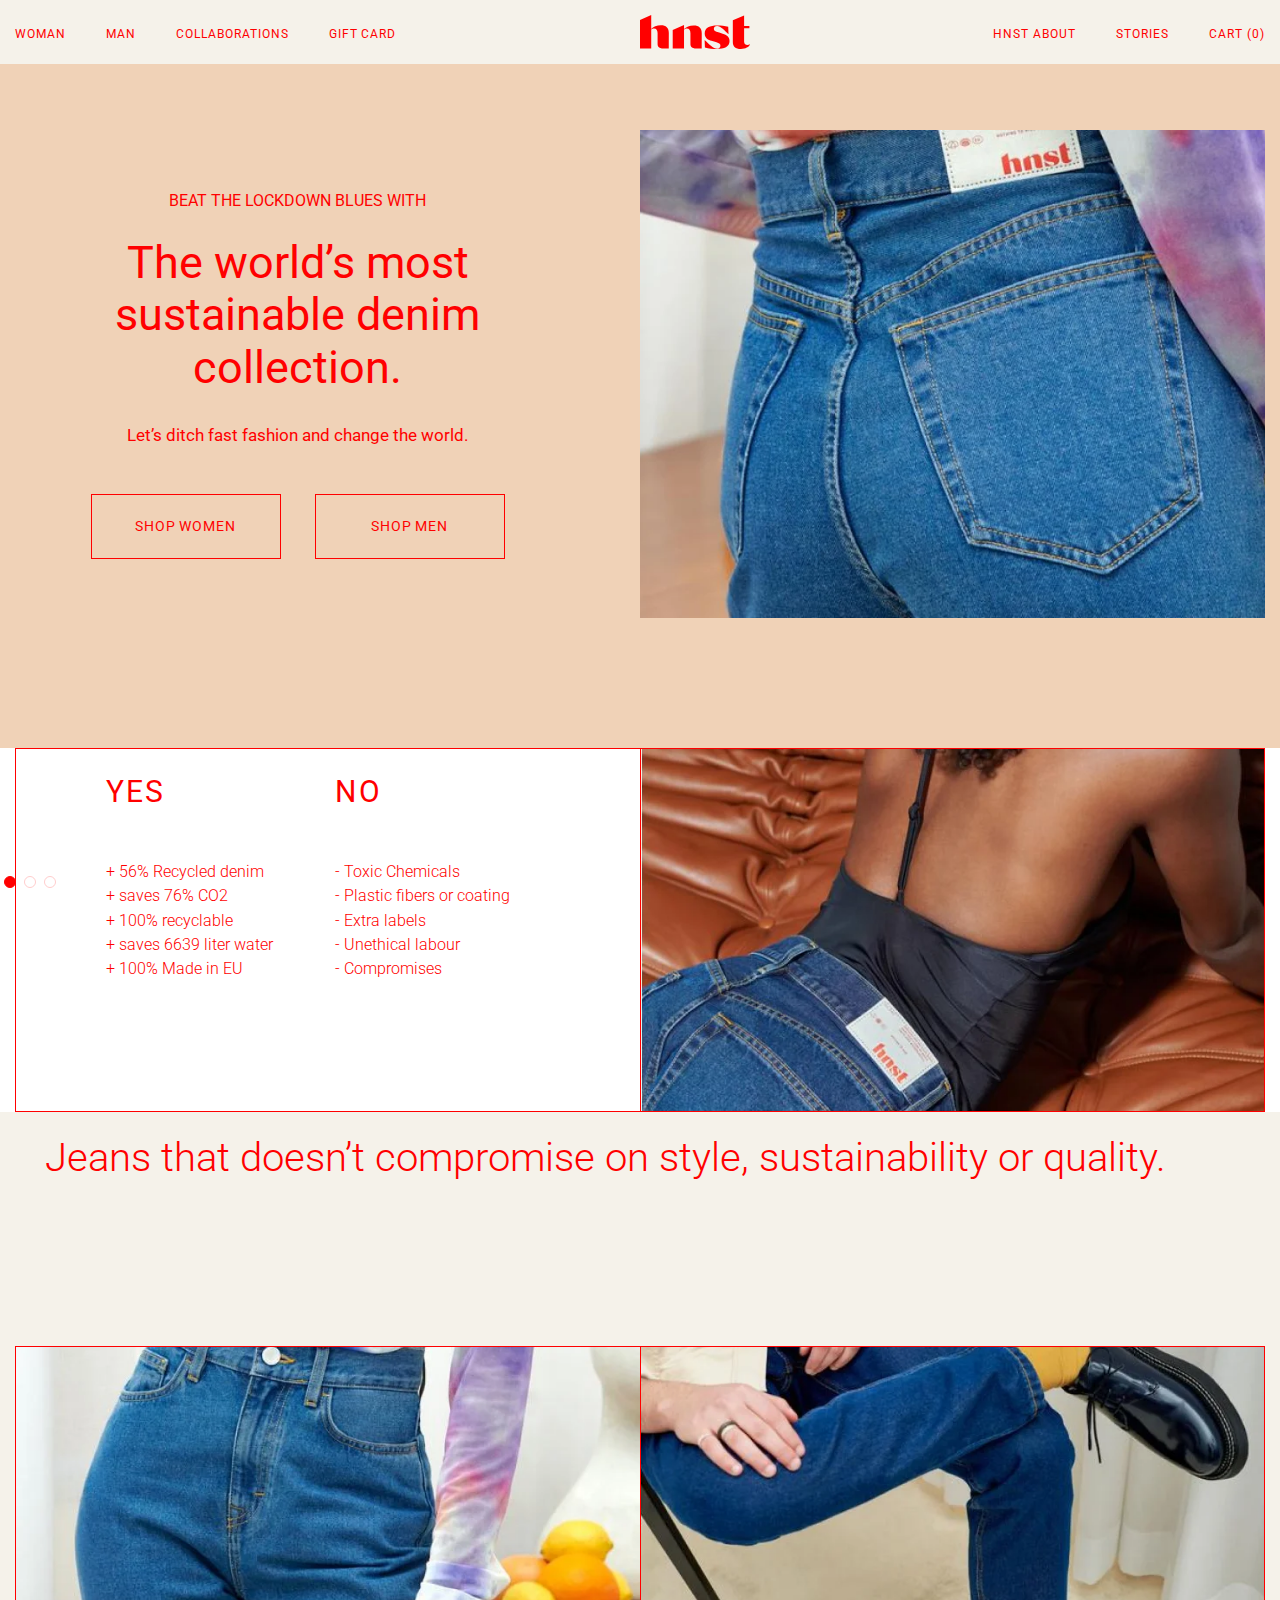
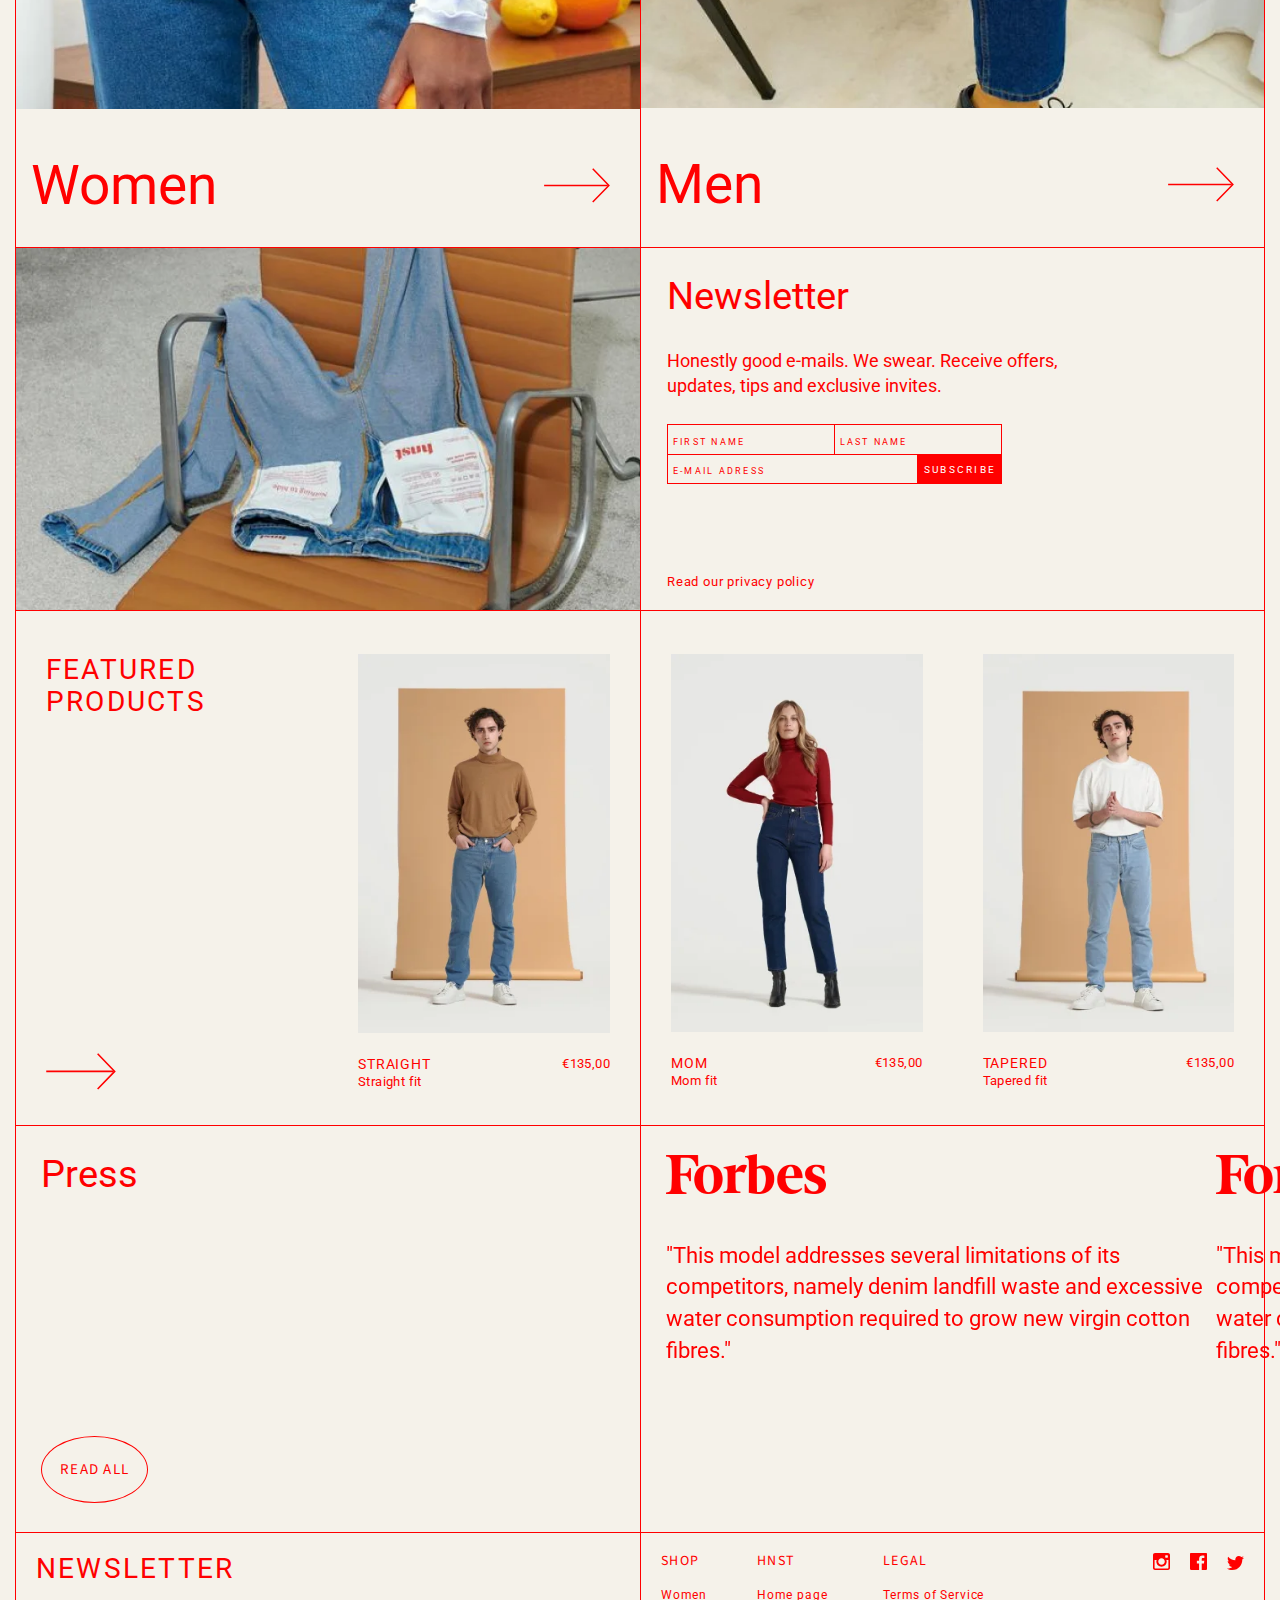
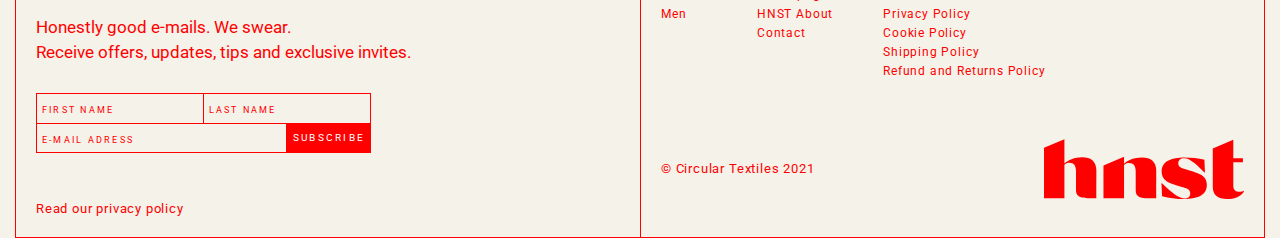
<file: index.html>
<!DOCTYPE html>
<html lang="en">
  <head>
    <meta charset="UTF-8" />
    <meta name="viewport" content="width=device-width, initial-scale=1.0" />
    <title>hnst</title>
    <link rel="preconnect" href="https://fonts.gstatic.com" />
    <link
      href="https://fonts.googleapis.com/css2?family=Roboto:wght@300;400&family=Source+Sans+Pro&display=swap"
      rel="stylesheet"
    />
    <link rel="stylesheet" href="https://unpkg.com/swiper/swiper-bundle.min.css" />
    <link rel="stylesheet" href="css/style.min.css" />
  </head>

  <body>
    <header class="header sticky">
      <div class="container header__container">

        <div class="header__burger">
          <span></span>
          </div>
          <nav class="header__menu">
            <ul class="header__list">
              <li class="header__list-item">
                <a href="#women" class="header__list-link scroll-to">Woman</a>
              </li>
              <li class="header__list-item">
                <a href="#man" class="header__list-link scroll-to">Man</a>
              </li>
              <li class="header__list-item">
                <a href="404.html" class="header__list-link">Collaborations</a>
              </li>
              <li class="header__list-item">
                <a href="404.html" class="header__list-link">Gift&nbsp;card</a>
              </li>
            </ul>

            <a href="#" class="header__logo">
              <img src="images/logo.svg" alt="" />
            </a>
    
            <ul class="header__list">
              <li class="header__list-item">
                <a href="404.html" class="header__list-link">HNST About</a>
              </li>
              <li class="header__list-item">
                <a href="404.html" class="header__list-link">Stories</a>
              </li>
              <li class="header__list-item">
                <a href="404.html" class="header__list-link">Cart (0)</a>
              </li>
            </ul>
            
          </nav>

        <!-- <ul class="header__list">
          <li class="header__list-item">
            <a href="#women" class="header__list-link scroll-to">Woman</a>
          </li>
          <li class="header__list-item">
            <a href="#man" class="header__list-link scroll-to">Man</a>
          </li>
          <li class="header__list-item">
            <a href="404.html" class="header__list-link">Collaborations</a>
          </li>
          <li class="header__list-item">
            <a href="404.html" class="header__list-link">Gift&nbsp;card</a>
          </li>
        </ul> -->

        <!-- <a href="#" class="header__logo">
          <img src="images/logo.svg" alt="" />
        </a>

        <ul class="header__list">
          <li class="header__list-item">
            <a href="404.html" class="header__list-link">HNST About</a>
          </li>
          <li class="header__list-item">
            <a href="404.html" class="header__list-link">Stories</a>
          </li>
          <li class="header__list-item">
            <a href="404.html" class="header__list-link">Cart (0)</a>
          </li>
        </ul> -->
      </div>
    </header>
    <div class="wrapper">
      <main class="main">
        <section class="hero" id="top">
          <div class="hero__container container grid-container">
            <div class="hero__content">
              <div class="hero__up">beat the lockdown blues with</div>
              <h1 class="hero__title title">
                The world&rsquo;s most sustainable denim collection.
              </h1>
              <p class="hero__text">
                Let&rsquo;s ditch fast fashion and change the world.
              </p>
              <div class="hero__btns">
                <a href="#women" class="hero__btn btn scroll-to">shop Women</a>
                <a href="#man" class="hero__btn btn scroll-to">shop Men</a>
              </div>
            </div>
            <div class="hero__image">
              <img src="images/hero_main.webp" alt="" />
            </div>
          </div>
        </section>

        <section class="pros">
          <div class="pros__container container grid-container">
            <div class="pros__content section-border__left-footer section-border--mobile-bottom">
              <div class="pros__inside">
                <div class="pros__content-column">
                  <div class="pros__subtitle subtitle">YES</div>
                  <ul class="pros__list">
                    <li class="pros__list-item">+&nbsp;56% Recycled denim</li>
                    <li class="pros__list-item">+&nbsp;saves 76% CO2</li>
                    <li class="pros__list-item">+&nbsp;100% recyclable</li>
                    <li class="pros__list-item">
                      +&nbsp;saves 6639 liter water
                    </li>
                    <li class="pros__list-item">+&nbsp;100% Made in EU</li>
                  </ul>
                </div>
                <div class="pros__content-column">
                  <div class="pros__subtitle subtitle">NO</div>
                  <ul class="pros__list">
                    <li class="pros__list-item">-&nbsp;Toxic Chemicals</li>
                    <li class="pros__list-item">
                      -&nbsp;Plastic&nbsp;fibers or&nbsp;coating
                    </li>
                    <li class="pros__list-item">-&nbsp;Extra labels</li>
                    <li class="pros__list-item">-&nbsp;Unethical labour</li>
                    <li class="pros__list-item">-&nbsp;Compromises</li>
                  </ul>
                </div>
              </div>
            </div>
            <div class="pros__image section-border__right-footer">
              <img src="images/pros-img.webp" alt="" />
            </div>
          </div>
        </section>

        <div class="quote">
          <div class="quote__container container">
            <p class="quote__text">
              Jeans that doesn&rsquo;t compromise on&nbsp;style, sustainability
              or&nbsp;quality.
            </p>
          </div>
        </div>

        <section class="links" id="women">
          <div class="container grid-container">
            <div class="links__side section-border__left section-border--mobile">
              <a href="404.html" class="links__link-block">
                <div class="links__image">
                  <img src="images/link-1.webp" alt="" />
                </div>
                <div class="links__link">
                  <span class="links__text">Women</span>
                  <img src="images/arrow-red.svg" alt="" class="links__icon" />
                </div>
              </a>
            </div>

            <div class="links__side section-border__right section-border--mobile" id="man">
              <a href="404.html" class="links__link-block">
                <div class="links__image">
                  <img src="images/link-2.webp" alt="" />
                </div>
                <div class="links__link">
                  <span class="links__text">Men</span>

                  <img src="images/arrow-red.svg" alt="" class="links__icon" />
                </div>
              </a>
            </div>
          </div>
        </section>

        <section class="subs">
          <div class="subs__container container grid-container">
            <div class="subs__side section-border__left section-border--mobile">
              <div class="subs__image">
                <img src="images/subs.webp" alt="" />
              </div>
            </div>

            <div class="subs__side subs__right-side section-border__right section-border--mobile" id="contact">
              <div class="subs__side-wrap">
                <h4 class="subs__title">Newsletter</h4>
                <p class="subs__text">
                  Honestly good e-mails. We&nbsp;swear. Receive offers, updates,
                  tips and&nbsp;exclusive invites.
                </p>
  
                <form action="" class="subs__form form">
                  <div class="subs__group group">
                    <input
                      class="group-border"
                      type="text"
                      placeholder="First name"
                    />
                    <input
                      class="group-border"
                      type="text"
                      placeholder="last name"
                    />
                  </div>
  
                  <div class="subs__group group">
                    <input
                      class="subs__group-ipb group-ipb group-border-sm"
                      type="text"
                      placeholder="E-mail adress"
                    />
                    <button type="submit" class="form__btn btn btn-sm">
                      subscribe
                    </button>
                  </div>
                </form>
              </div>
              <div class="subs__side-wrap">
                <a href="#" class="subs__policy">Read our privacy policy</a>
              </div>
            </div>
          </div>
        </section>

        <section class="feat">
          <div class="feat__container container grid-container">
            <div class="feat__side section-border__left section-border--mobile">
              <div class="feat__body">
                <div class="feat__column">
                  <div class="feat__item feat__item-row">
                    <a href="404.html" class="feat__title">Featured <br>Products</a>
                    <a href="404.html" class="feat__link">
                      <img src="images/arrow-red.svg" alt="" />
                    </a>
                  </div>
                </div>

                <div class="feat__column">
                  <a href="404.html" class="feat__item">
                    <div class="feat__item-img">
                      <img src="images/feat-1.webp" alt="" />
                    </div>
                    <div class="feat__item-text">
                      STRAIGHT <span class="feat__item-price">€135,00</span>
                    </div>
                    <div class="feat__item-label">Straight fit</div>
                  </a>
                </div>
              </div>
            </div>

            <div class="feat__side section-border__right section-border--mobile">
              <div class="feat__body">
                <div class="feat__column">
                  <a class="feat__item" href="404.html">
                    <div class="feat__item-img">
                      <img src="images/feat-2.webp" alt="" />
                    </div>
                    <div class="feat__item-text">
                      MOM <span class="feat__item-price">€135,00</span>
                    </div>
                    <div class="feat__item-label">Mom fit</div>
                  </a>
                </div>

                <div class="feat__column">
                  <a class="feat__item" href="404.html">
                    <div class="feat__item-img">
                      <img src="images/feat-3.webp" alt="" />
                    </div>
                    <div class="feat__item-text">
                      TAPERED <span class="feat__item-price">€135,00</span>
                    </div>
                    <div class="feat__item-label">Tapered fit</div>
                  </a>
                </div>
              </div>
            </div>
          </div>
        </section>

        <section class="press">
          <div class="press__container container grid-container">
            <div class="press__side press__side-flex section-border--mobile-p section-border__left">
              <a href="#" class="press__title">Press</a>
              <div class="wrapp"><a href="#" class="press__link">Read All</a></div>
              
            </div>
            <div class="press__side section-border__right section-border--mobile">
              <div class="press__slider">

                <div class="swiper-container">
                  <!-- Additional required wrapper -->
                  <div class="swiper-wrapper">
                    <!-- Slides -->
                    <div class="swiper-slide press-slide">
                      <div class="press__slider-title"><img src="images/slide-title.png" alt=""></div>
                      <p class="press__slider-text">
                        "This model addresses several limitations of its competitors, namely denim landfill waste and excessive water consumption required to grow new virgin cotton fibres."
                      </p>
                    </div>
                    <div class="swiper-slide press-slide">
                      <div class="press__slider-title"><img src="images/slide-title.png" alt=""></div>
                      <p class="press__slider-text">
                        "This model addresses several limitations of its competitors, namely denim landfill waste and excessive water consumption required to grow new virgin cotton fibres."
                      </p>
                    </div>
                    <div class="swiper-slide press-slide">
                      <div class="press__slider-title"><img src="images/slide-title.png" alt=""></div>
                      <p class="press__slider-text">
                        "This model addresses several limitations of its competitors, namely denim landfill waste and excessive water consumption required to grow new virgin cotton fibres."
                      </p>
                    </div>
                    
                  </div>

                  <!-- If we need pagination -->
                  <div class="swiper-pagination"></div>

                </div>

              </div>
            </div>
          </div>
        </section>
      </main>
      <footer class="footer">
        <div class="footer__container container grid-container">
          <div class="footer__side section-border__left-footer section-border--mobile">
            <div class="footer__side-wrap">
              <h4 class="footer__title">Newsletter</h4>
              <p class="footer__text">
                Honestly good e-mails. We&nbsp;swear.<br> Receive offers, updates,
                tips and&nbsp;exclusive invites.
              </p>

              <form action="" class="footer__form form">
                <div class="footer__group group">
                  <input
                    class="group-border"
                    type="text"
                    placeholder="First name"
                  />
                  <input
                    class="group-border"
                    type="text"
                    placeholder="last name"
                  />
                </div>

                <div class="footer__group group">
                  <input
                    class="footer__group-ipb group-ipb group-border-sm"
                    type="text"
                    placeholder="E-mail adress"
                  />
                  <button type="submit" class="form__btn btn btn-sm">
                    subscribe
                  </button>
                </div>
              </form>
            </div>
            <div class="footer__side-wrap">
              <a href="#" class="footer__policy">Read our privacy policy</a>
            </div>
        </div>

        <div class="footer__side section-border__right-footer footer__side--flex section-border--mobile-bottom">
          <div class="footer__top">
            <div class="footer__top-links">
              <div class="footer__top-wrap">
                <h5 class="footer__top-title">Shop</h5>
                <ul class="footer__top-list">
                  <li><a href="#women" class="footer__top-list-link scroll-to">Women</a></li>
                  <li><a href="#man" class="footer__top-list-link scroll-to">Men</a></li>
                </ul>
              </div>

              <div class="footer__top-wrap">
                <h5 class="footer__top-title">HNST</h5>
                <ul class="footer__top-list">
                  <li><a href="#top" class="footer__top-list-link scroll-to">Home page</a></li>
                  <li><a href="404.html" class="footer__top-list-link">HNST About</a></li>
                  <li><a href="#contact" class="footer__top-list-link scroll-to">Contact</a></li>
                </ul>
              </div>

              <div class="footer__top-wrap">
                <h5 class="footer__top-title">Legal</h5>
                <ul class="footer__top-list">
                  <li><a href="404.html" class="footer__top-list-link">Terms of Service</a></li>
                  <li><a href="404.html" class="footer__top-list-link">Privacy Policy</a></li>
                  <li><a href="404.html" class="footer__top-list-link">Cookie Policy</a></li>
                  <li><a href="404.html" class="footer__top-list-link">Shipping Policy</a></li>
                  <li><a href="404.html" class="footer__top-list-link">Refund and Returns Policy</a></li>
                </ul>
              </div>

            </div>
            <nav class="footer__top-social">
              <a href="#"><svg width="17" height="17" viewBox="0 0 17 17" xmlns="http://www.w3.org/2000/svg">
                <path fill-rule="evenodd" clip-rule="evenodd" d="M14.9793 0H2.02073C0.904645 0 0 0.902327 0 2.01609V14.9839C0 16.0972 0.904645 17 2.02073 17H14.9793C16.0954 17 17 16.0972 17 14.9839V2.01609C17 0.902327 16.0954 0 14.9793 0ZM12.219 2.65597C12.219 2.36293 12.4568 2.12506 12.7499 2.12506H14.3436C14.6371 2.12506 14.8749 2.36293 14.8749 2.65597V4.25012C14.8749 4.54316 14.6371 4.78103 14.3436 4.78103H12.7499C12.4568 4.78103 12.219 4.54316 12.219 4.25012V2.65597ZM8.51971 5.25816C10.3253 5.25816 11.7891 6.71876 11.7891 8.51971C11.7891 10.3211 10.3253 11.7813 8.51971 11.7813C6.71459 11.7813 5.25074 10.3211 5.25074 8.51971C5.25074 6.71876 6.71459 5.25816 8.51971 5.25816ZM15.4063 14.8749C15.4063 15.168 15.1685 15.4063 14.8749 15.4063H2.12506C1.83155 15.4063 1.59367 15.168 1.59367 14.8749V6.90609H3.71873C3.44192 7.30439 3.34825 8.04768 3.34825 8.51971C3.34825 11.3644 5.66852 13.6791 8.51971 13.6791C11.3714 13.6791 13.6916 11.3644 13.6916 8.51971C13.6916 8.04768 13.6244 7.31599 13.2813 6.90609H15.4063V14.8749Z"/>
                </svg></a>
              
                <a href="#"><svg width="17" height="17" viewBox="0 0 17 17" xmlns="http://www.w3.org/2000/svg">
                  <path fill-rule="evenodd" clip-rule="evenodd" d="M17 16.0614C17 16.5795 16.58 17 16.0618 17H11.7297V10.4166H13.9395L14.2706 7.85125H11.7297V6.21293C11.7297 5.47017 11.9363 4.96404 13.0013 4.96404L14.36 4.96358V2.66864C14.1248 2.63761 13.3185 2.56769 12.3803 2.56769C10.4215 2.56769 9.08047 3.76332 9.08047 5.95917V7.85125H6.86511V10.4166H9.08047V17H0.938193C0.42001 17 0 16.5795 0 16.0614V0.93863C0 0.419999 0.42001 0 0.938193 0H16.0618C16.58 0 17 0.419999 17 0.93863V16.0614Z"/>
                  </svg></a>
                
                  <a href="#"><svg width="17" height="14" viewBox="0 0 17 14" xmlns="http://www.w3.org/2000/svg">
                    <path fill-rule="evenodd" clip-rule="evenodd" d="M16.5311 0.258819C15.8566 0.66342 15.1113 0.957675 14.3147 1.11512C13.6802 0.428823 12.7733 0 11.7692 0C9.84468 0 8.28281 1.58252 8.28281 3.5342C8.28281 3.81141 8.31277 4.0801 8.37268 4.33892C5.47406 4.19134 2.90452 2.78601 1.18332 0.645029C0.88284 1.16895 0.711266 1.77675 0.711266 2.42402C0.711266 3.64948 1.32676 4.73141 2.26316 5.36522C1.69215 5.34818 1.15337 5.18759 0.682217 4.92474V4.9678C0.682217 6.68085 1.8846 8.10996 3.48143 8.43337C3.18912 8.51636 2.88046 8.55807 2.56228 8.55807C2.3376 8.55807 2.11836 8.53654 1.90594 8.49527C2.34985 9.89882 3.63712 10.9211 5.16359 10.9484C3.97028 11.8967 2.4656 12.4619 0.832005 12.4619C0.550585 12.4619 0.272341 12.4457 0 12.4134C1.54327 13.4146 3.37749 14 5.34652 14C11.7624 14 15.2697 8.61549 15.2697 3.94463C15.2697 3.79078 15.267 3.63737 15.2611 3.48666C15.9424 2.98831 16.5343 2.36615 17 1.65743C16.3754 1.93823 15.7027 2.12842 14.9974 2.21364C15.7177 1.77675 16.2706 1.08417 16.5311 0.258819Z"/>
                    </svg></a>
                  
            </nav>
          </div>
          <div class="footer__bottom">
            <div class="footer__bottom-copy">© Circular Textiles 2021</div>
            <div class="footer__bottom-logo">
              <a href="#"><img src="images/footer__logo.svg" alt=""></a>
            </div>
          </div>
        </div>
      </footer>
    </div>

    <script src="https://unpkg.com/swiper/swiper-bundle.min.js"></script>
    <script src="https://ajax.googleapis.com/ajax/libs/jquery/3.6.0/jquery.min.js"></script>
    <script src="js/main.min.js"></script>
  </body>
</html>
</file>
<file: css/style.min.css>
html{-webkit-box-sizing:border-box;box-sizing:border-box}*,*::after,*::before{-webkit-box-sizing:inherit;box-sizing:inherit}ul[class],ol[class]{padding:0}body,h1,h2,h3,h4,h5,h6,p,ul,ol,li,figure,figcaption,blockquote,dl,dd{margin:0}ul[class]{list-style:none}img{max-width:100%;display:block}input,button,textarea,select{font:inherit}a{text-decoration:none}html,body{height:100%}body{font-family:"Roboto", sans-serif;overflow-x:hidden}.none{display:none}.wrapper{display:-webkit-box;display:-ms-flexbox;display:flex;-webkit-box-orient:vertical;-webkit-box-direction:normal;-ms-flex-direction:column;flex-direction:column;min-height:100%}.main{-webkit-box-flex:1;-ms-flex:1 0 auto;flex:1 0 auto}.footer{-webkit-box-flex:0;-ms-flex:0 0 auto;flex:0 0 auto}.container{max-width:1440px;margin:0 auto;padding:0 15px}@media (max-width: 991.98px){.container{padding:0}}@media (max-width: 991.98px){.main{padding-top:120px}}@media (max-width: 767.98px){.main{padding-top:0}}.sticky{position:fixed;top:0;width:100%;z-index:12}.sticky.scrolled{background-color:#f0d1b7;-webkit-transition:background-color 200ms linear;-o-transition:background-color 200ms linear;transition:background-color 200ms linear}.grid-container{display:-ms-grid;display:grid;-ms-grid-columns:1fr 0px 1fr;grid-template-columns:1fr 1fr;-ms-grid-rows:1fr;grid-template-rows:1fr;gap:0px 0px;grid-template-areas:". ."}@media (max-width: 767.98px){.grid-container{display:-ms-grid;display:grid;-ms-grid-columns:1fr;grid-template-columns:1fr;-ms-grid-rows:1fr 0px 1fr;grid-template-rows:1fr 1fr;gap:0px 0px;grid-template-areas:"." "."}}.title{font-weight:400;font-size:65px;line-height:116.92308%;color:#ff0000}@media (max-width: 1460px){.title{font-size:45px}}@media (max-width: 1097px){.title{font-size:40px}}@media (max-width: 479.98px){.title{font-size:35px}}.subtitle{font-weight:400;font-size:34px;line-height:108.82353%;letter-spacing:2.23px;color:#ff0000}@media (max-width: 1460px){.subtitle{font-size:30px}}@media (max-width: 767.98px){.subtitle{font-size:25px}}@media (max-width: 479.98px){.subtitle{font-size:22px}}.btn{display:-webkit-inline-box;display:-ms-inline-flexbox;display:inline-flex;background-color:transparent;border:1px solid #ff0000;border-radius:0px;padding:0 15px;-webkit-box-align:center;-ms-flex-align:center;align-items:center;-webkit-box-pack:center;-ms-flex-pack:center;justify-content:center;text-align:center;height:65px;width:200px;font-weight:400;font-size:14px;line-height:464.28571%;letter-spacing:0.87px;text-transform:uppercase;color:#ff0000;-webkit-transition:background-color 0.3s ease 0s, color 0.3s ease 0s;-o-transition:background-color 0.3s ease 0s, color 0.3s ease 0s;transition:background-color 0.3s ease 0s, color 0.3s ease 0s;cursor:pointer}.btn-sm{padding:0 5px;height:30px;width:80px;background-color:#ff0000;font-weight:400;font-size:10px;line-height:370%;letter-spacing:2.23px;text-transform:uppercase;color:#ffffff}@media (max-width: 1460px){.btn{width:190px}}@media (min-width: 767.98px){.btn:hover{background-color:#ff0000;color:#fff}}@media (max-width: 991.98px){.btn{width:160px}}@media (max-width: 479.98px){.btn{height:55px;width:100%}}@media (max-width: 1460px){.btn--error{width:auto}}@media (max-width: 991.98px){.btn--error{width:auto}}.form{max-width:335px}@media (max-width: 767.98px){.form{max-width:100%}}.form input{-ms-flex-preferred-size:50%;flex-basis:50%;height:30px;padding:10px 5px 5px 5px;border:1px solid #ff0000;background-color:inherit;font-weight:400;font-size:9px;line-height:411.11111%;letter-spacing:2.23px;text-transform:uppercase;color:#ff0000}.form input::-webkit-input-placeholder{font-weight:400;font-size:9px;line-height:411.11111%;letter-spacing:2.23px;text-transform:uppercase;color:#ff0000}.form input::-moz-placeholder{font-weight:400;font-size:9px;line-height:411.11111%;letter-spacing:2.23px;text-transform:uppercase;color:#ff0000}.form input:-ms-input-placeholder{font-weight:400;font-size:9px;line-height:411.11111%;letter-spacing:2.23px;text-transform:uppercase;color:#ff0000}.form input::-ms-input-placeholder{font-weight:400;font-size:9px;line-height:411.11111%;letter-spacing:2.23px;text-transform:uppercase;color:#ff0000}.form input::placeholder{font-weight:400;font-size:9px;line-height:411.11111%;letter-spacing:2.23px;text-transform:uppercase;color:#ff0000}.form .group{display:-webkit-box;display:-ms-flexbox;display:flex}@media (max-width: 479.98px){.form .group{-webkit-box-orient:vertical;-webkit-box-direction:normal;-ms-flex-direction:column;flex-direction:column}}.form .group-ipb{-ms-flex-preferred-size:180%;flex-basis:180%}@media (max-width: 479.98px){.form .group-ipb{-ms-flex-preferred-size:100%;flex-basis:100%}}.form .group-border{border-bottom:none}.form .group-border:last-child{border-left:none}@media (max-width: 479.98px){.form .group-border:last-child{border-left:1px solid #ff0000}}@media (max-width: 479.98px){.form .group-border .group-border-sm{border-bottom:none}}.section-border__left{border:1px solid #ff0000;border-right:transparent;border-bottom:transparent}@media (max-width: 767.98px){.section-border__left{border:none}}.section-border__right{border:1px solid #ff0000;border-bottom:transparent}@media (max-width: 767.98px){.section-border__right{border:none}}.section-border__left-footer{border:1px solid #ff0000;border-right:transparent}@media (max-width: 767.98px){.section-border__left-footer{border:none}}.section-border__right-footer{border:1px solid #ff0000}@media (max-width: 767.98px){.section-border__right-footer{border:none}}@media (max-width: 767.98px){.section-border--mobile{border:1px solid #ff0000;border-bottom:transparent}}@media (max-width: 1240px){.section-border--mobile-p{border:1px solid #ff0000;border-bottom:transparent}}@media (max-width: 767.98px){.section-border--mobile-bottom{border:1px solid #ff0000;border-bottom:1px solid #ff0000}}.header{background-color:#f5f2ea;padding:15px 0}@media (max-width: 767.98px){.header{background-color:transparent;padding:15px}}.header__container{min-height:100%}.header__menu{display:-webkit-box;display:-ms-flexbox;display:flex;margin:0 auto;-webkit-box-pack:justify;-ms-flex-pack:justify;justify-content:space-between;-webkit-box-align:center;-ms-flex-align:center;align-items:center;max-width:100%}@media (max-width: 991.98px){.header__menu{-webkit-box-orient:vertical;-webkit-box-direction:normal;-ms-flex-direction:column;flex-direction:column}}@media (max-width: 767.98px){.header__menu{-webkit-box-pack:start;-ms-flex-pack:start;justify-content:flex-start}}.header__list{display:-webkit-box;display:-ms-flexbox;display:flex}@media (max-width: 991.98px){.header__list{-webkit-box-ordinal-group:3;-ms-flex-order:2;order:2;margin-bottom:15px}.header__list:last-child{margin-bottom:0}}@media (max-width: 767.98px){.header__list{-webkit-box-orient:vertical;-webkit-box-direction:normal;-ms-flex-direction:column;flex-direction:column;-webkit-box-align:center;-ms-flex-align:center;align-items:center;-webkit-box-pack:center;-ms-flex-pack:center;justify-content:center}}.header__list-item{margin-right:40px}.header__list-item:last-child{margin-right:0;margin-bottom:0}.header__list-link{font-size:12px;line-height:125%;letter-spacing:0.98px;text-transform:uppercase;color:#ff0000;-webkit-transition:all 0.3s linear;-o-transition:all 0.3s linear;transition:all 0.3s linear}.header__list-link:hover{color:#900}.header__logo{width:110px;height:34px}.header__logo img{max-width:100%;height:auto}@media (max-width: 991.98px){.header__logo{-webkit-box-ordinal-group:2;-ms-flex-order:1;order:1;margin-bottom:10px}}@media (max-width: 767.98px){.header__logo{margin-bottom:40px}}.header__burger{display:none}@media (max-width: 767.98px){body.lock{overflow:hidden}.header__burger{display:block;position:relative;width:30px;height:20px;position:relative;z-index:3}.header__burger span{position:absolute;background-color:#000;position:absolute;left:0;width:100%;height:2px;top:9px;-webkit-transition:all 0.3s ease 0s;-o-transition:all 0.3s ease 0s;transition:all 0.3s ease 0s}.header__burger:before,.header__burger:after{content:"";background-color:#000;position:absolute;width:100%;height:2px;left:0;-webkit-transition:all 0.3s ease 0s;-o-transition:all 0.3s ease 0s;transition:all 0.3s ease 0s}.header__burger:before{top:0}.header__burger:after{bottom:0}.header__burger.active span{-webkit-transform:scale(0);-ms-transform:scale(0);transform:scale(0)}.header__burger.active:before{-webkit-transform:rotate(45deg);-ms-transform:rotate(45deg);transform:rotate(45deg);top:9px;background-color:#ff0000}.header__burger.active:after{-webkit-transform:rotate(-45deg);-ms-transform:rotate(-45deg);transform:rotate(-45deg);bottom:9px;background-color:#ff0000}.header__menu{position:fixed;top:-100%;left:0;width:100%;height:100%;overflow:auto;-webkit-transition:all 0.3s ease 0s;-o-transition:all 0.3s ease 0s;transition:all 0.3s ease 0s;background-color:#f0d1b7;padding:15px 10px 20px 10px}.header__menu.active{top:0}.header__list li{margin:0px 0px 20px 0px}.header__list-link{font-size:18px}}.hero{background-color:#f0d2b7;padding:130px 0 130px}@media (max-width: 1097px){.hero{padding:80px 0}}@media (max-width: 767.98px){.hero{padding:40px 0 0}}.hero__content{text-align:center;padding:0 60px 0 0;margin:auto}@media (max-width: 1240px){.hero__content{padding:0 30px 0 0}}.hero__content *:last-child{margin-bottom:0}@media (max-width: 1097px){.hero__content{margin-bottom:29px;padding:0 15px}}.hero__image{padding:0px 0px 78% 0px;overflow:hidden;position:relative}@media (max-width: 767.98px){.hero__image{padding:0px 0px 48% 0px}}.hero__image img{width:100%;height:100%;-o-object-fit:cover;object-fit:cover;position:absolute;top:0;left:0}.hero__up{margin-bottom:25px;font-weight:400;font-size:19px;line-height:147.36842%;text-align:center;text-transform:uppercase;color:#ff0000}@media (max-width: 1460px){.hero__up{font-size:16px}}@media (max-width: 1097px){.hero__up{font-size:14px}}.hero__title{margin:0 auto;margin-bottom:29px;text-align:center;max-width:570px}.hero__text{margin-bottom:72px;font-size:21px;line-height:152.38095%;text-align:center;color:#ff0000}@media (max-width: 1460px){.hero__text{font-size:17px;margin-bottom:45px}}@media (max-width: 1240px){.hero__text{margin-bottom:35px}}@media (max-width: 479.98px){.hero__text{font-size:15px}}@media (max-width: 479.98px){.hero__btns{display:-webkit-box;display:-ms-flexbox;display:flex;-webkit-box-orient:vertical;-webkit-box-direction:normal;-ms-flex-direction:column;flex-direction:column;-webkit-box-pack:center;-ms-flex-pack:center;justify-content:center;-webkit-box-align:center;-ms-flex-align:center;align-items:center}}.hero__btn{margin-right:30px}.hero__btn:last-child{margin-right:0}@media (max-width: 479.98px){.hero__btn{margin-right:0;margin-bottom:15px}}.pros__content{padding:0 60px 0 0}.pros__content *:last-child{margin-bottom:0}@media (max-width: 1460px){.pros__content{padding:0 40px 0 0}}@media (max-width: 1097px){.pros__content{padding:0}}.pros__inside{display:-webkit-box;display:-ms-flexbox;display:flex;-webkit-box-pack:space-evenly;-ms-flex-pack:space-evenly;justify-content:space-evenly;padding:27px}@media (max-width: 991.98px){.pros__inside{-webkit-box-pack:justify;-ms-flex-pack:justify;justify-content:space-between}}@media (max-width: 767.98px){.pros__inside{-webkit-box-pack:space-evenly;-ms-flex-pack:space-evenly;justify-content:space-evenly}}@media (max-width: 479.98px){.pros__inside{padding:20px 0px}}.pros__subtitle{margin-bottom:52px}@media (max-width: 991.98px){.pros__subtitle{margin-bottom:40px}}@media (max-width: 767.98px){.pros__subtitle{margin-bottom:30px}}.pros__list-item{font-weight:300;font-size:21px;line-height:152.38095%;color:#ff0000}@media (max-width: 1460px){.pros__list-item{font-size:16px}}@media (max-width: 991.98px){.pros__list-item{font-size:15px}}@media (max-width: 767.98px){.pros__list-item{font-size:14px}}.pros__image{padding:0px 0px 58% 0px;overflow:hidden;position:relative}@media (max-width: 767.98px){.pros__image{padding:0px 0px 30% 0px}}.pros__image img{width:100%;height:100%;-o-object-fit:cover;object-fit:cover;position:absolute;top:0;left:0}.quote{padding:25px 30px 167px 30px;background-color:#f5f2ea}@media (max-width: 1097px){.quote{padding:25px 30px 80px 30px}}.quote__text{font-weight:300;font-size:46px;line-height:104.34783%;color:#ff0000}@media (max-width: 1460px){.quote__text{font-size:40px}}@media (max-width: 1097px){.quote__text{font-size:25px;text-align:center}}@media (max-width: 479.98px){.quote__text{font-size:25px}}.links{background-color:#f5f2ea}.links__side:hover .links__icon{-webkit-transform:translateX(10px);-ms-transform:translateX(10px);transform:translateX(10px)}.links__image{margin-bottom:50px;padding:0px 0px 58% 0px;overflow:hidden;position:relative}@media (max-width: 1460px){.links__image{margin-bottom:45px}}@media (max-width: 1240px){.links__image{margin-bottom:40px}}@media (max-width: 1097px){.links__image{margin-bottom:35px}}@media (max-width: 767.98px){.links__image{margin-bottom:30px;padding:0px 0px 48% 0px}}.links__image img{width:100%;height:100%;-o-object-fit:cover;object-fit:cover;position:absolute;top:0;left:0}.links__text{font-weight:400;font-size:65px;line-height:116.92308%;color:#ff0000;padding:0 15px;-webkit-transition:all 0.3s linear;-o-transition:all 0.3s linear;transition:all 0.3s linear}@media (max-width: 1460px){.links__text{font-size:55px}}@media (max-width: 1240px){.links__text{font-size:50px}}@media (max-width: 991.98px){.links__text{font-size:40px}}@media (max-width: 767.98px){.links__text{font-size:30px}}.links__link{display:-webkit-inline-box;display:-ms-inline-flexbox;display:inline-flex;-webkit-box-align:center;-ms-flex-align:center;align-items:center;width:100%;padding-bottom:30px}@media (max-width: 767.98px){.links__link{padding-bottom:15px}}.links__icon{margin-left:auto;margin-right:28px;width:70px;height:35px;-webkit-transition:all 0.3s linear;-o-transition:all 0.3s linear;transition:all 0.3s linear}@media (max-width: 991.98px){.links__icon{width:60px;height:25px}}@media (max-width: 767.98px){.links__icon{margin-right:15px}}.subs{background-color:#f5f2ea}.subs__image{padding:0px 0px 58% 0px;overflow:hidden;position:relative}@media (max-width: 991.98px){.subs__image{padding:0px 0px 60% 0px}}@media (max-width: 767.98px){.subs__image{padding:0px 0px 48% 0px}}@media (max-width: 479.98px){.subs__image{padding:0px 0px 100% 0px}}.subs__image img{width:100%;height:100%;-o-object-fit:cover;object-fit:cover;position:absolute;top:0;left:0}.subs__right-side{padding:29px 0 20px 26px;display:-webkit-box;display:-ms-flexbox;display:flex;-webkit-box-orient:vertical;-webkit-box-direction:normal;-ms-flex-direction:column;flex-direction:column;-webkit-box-pack:justify;-ms-flex-pack:justify;justify-content:space-between}@media (max-width: 991.98px){.subs__right-side{padding:15px}}@media (max-width: 767.98px){.subs__right-side{text-align:center}}@media (max-width: 479.98px){.subs__right-side{padding:10px 26px 10px 26px}}.subs__title{margin-bottom:31px;font-weight:400;font-size:48px;line-height:104.16667%;color:#ff0000}@media (max-width: 1460px){.subs__title{font-size:38px}}@media (max-width: 991.98px){.subs__title{font-size:25px}}@media (max-width: 479.98px){.subs__title{font-size:22px}}.subs__text{margin-bottom:26px;max-width:419px;font-weight:400;font-size:20px;line-height:140%;color:#ff0000}@media (max-width: 1460px){.subs__text{font-size:18px}}@media (max-width: 991.98px){.subs__text{font-size:14px;max-width:100%}}@media (max-width: 479.98px){.subs__text{font-size:12px}}.subs__policy{font-weight:400;font-size:13px;line-height:115.38462%;letter-spacing:0.81px;color:#ff0000}@media (max-width: 767.98px){.subs__policy{font-size:11px}}.feat{background-color:#f5f2ea}.feat__side:hover .feat__link{-webkit-transform:translateX(10px);-ms-transform:translateX(10px);transform:translateX(10px)}.feat__link{-webkit-transition:all 0.3s linear;-o-transition:all 0.3s linear;transition:all 0.3s linear}@media (max-width: 479.98px){.feat .grid-container{display:-webkit-box;display:-ms-flexbox;display:flex;-webkit-box-orient:vertical;-webkit-box-direction:normal;-ms-flex-direction:column;flex-direction:column}}.feat__title{font-weight:400;font-size:33px;line-height:112.12121%;letter-spacing:2.23px;text-transform:uppercase;color:#ff0000;-webkit-box-flex:1;-ms-flex:1 1 auto;flex:1 1 auto}@media (max-width: 1460px){.feat__title{font-size:28px}}@media (max-width: 991.98px){.feat__title{font-size:22px}}@media (max-width: 479.98px){.feat__title{font-size:20px}}.feat__item{display:-webkit-box;display:-ms-flexbox;display:flex;-webkit-box-orient:vertical;-webkit-box-direction:normal;-ms-flex-direction:column;flex-direction:column;min-height:100%;padding:43px 30px 35px}@media (max-width: 479.98px){.feat__item{padding:33px 20px 25px}}@media (max-width: 479.98px){.feat__item-row{-webkit-box-orient:horizontal;-webkit-box-direction:normal;-ms-flex-direction:row;flex-direction:row}}.feat__item-img{overflow:hidden;margin-bottom:23px}@media (max-width: 991.98px){.feat__item-img{margin-bottom:15px}}.feat__item-img img{width:100%;height:100%;-o-object-fit:cover;object-fit:cover}.feat__item-text{font-weight:400;font-size:14px;line-height:128.57143%;letter-spacing:0.87px;color:#ff0000;display:-webkit-inline-box;display:-ms-inline-flexbox;display:inline-flex;-webkit-box-pack:justify;-ms-flex-pack:justify;justify-content:space-between}@media (max-width: 991.98px){.feat__item-text{font-size:12px}}.feat__item-price{font-size:13px;line-height:123.07692%;letter-spacing:0.4px}@media (max-width: 991.98px){.feat__item-price{font-size:11px}}.feat__item-label{font-weight:400;font-size:13px;line-height:123.07692%;letter-spacing:0.4px;color:#ff0000;text-transform:initial}@media (max-width: 991.98px){.feat__item-label{font-size:12px}}.feat__body{display:-webkit-box;display:-ms-flexbox;display:flex}@media (max-width: 479.98px){.feat__body{-webkit-box-orient:vertical;-webkit-box-direction:normal;-ms-flex-direction:column;flex-direction:column}}.feat__column{-webkit-box-flex:0;-ms-flex:0 1 50%;flex:0 1 50%}.press{background-color:#f5f2ea}@media (max-width: 1240px){.press .grid-container{display:-ms-grid;display:grid;-ms-grid-columns:1fr;grid-template-columns:1fr;-ms-grid-rows:1fr 0px 1fr;grid-template-rows:1fr 1fr;gap:0px 0px;grid-template-areas:"." "."}}.press__slider-title{width:160px;height:40px;margin-bottom:46px;overflow:hidden}.press__slider-title img{max-width:100%;height:auto}.press__side{padding:28px 25px}@media (max-width: 767.98px){.press__side{padding:28px 15px}}.press__side-flex{display:-webkit-box;display:-ms-flexbox;display:flex;-webkit-box-orient:vertical;-webkit-box-direction:normal;-ms-flex-direction:column;flex-direction:column;-webkit-box-align:baseline;-ms-flex-align:baseline;align-items:baseline;-webkit-box-pack:justify;-ms-flex-pack:justify;justify-content:space-between}.press__title{font-weight:400;font-size:47px;line-height:106.38298%;color:#ff0000}@media (max-width: 1460px){.press__title{font-size:38px}}@media (max-width: 991.98px){.press__title{font-size:28px}}@media (max-width: 479.98px){.press__title{font-size:20px}}.press__link{font-family:"Source Sans Pro", sans-serif;font-weight:400;font-size:15px;line-height:446.66667%;text-align:center;letter-spacing:1.27px;text-transform:uppercase;color:#ff0000;border:1px solid #ff0000;padding:22px 18px;border-radius:50%;-webkit-transition:all 0.3s linear;-o-transition:all 0.3s linear;transition:all 0.3s linear}@media (min-width: 767.98px){.press__link:hover{background-color:#ff0000;color:#fff}}.press .swiper-container{width:650px;height:400px}@media (max-width: 1460px){.press .swiper-container{width:550px;height:350px}}@media (max-width: 767.98px){.press .swiper-container{width:100%;max-width:400px}}@media (max-width: 479.98px){.press .swiper-container{max-width:280px}}.press .swiper-pagination{text-align:left}.press .swiper-pagination-bullet{width:12px;height:12px;border:1px solid #ff0000;background-color:transparent}.press .swiper-pagination-bullet-active{background-color:#ff0000}.press .swiper-container-horizontal>.swiper-pagination-bullets .swiper-pagination-bullet{margin:0 7px}.press .swiper-container-horizontal>.swiper-pagination-bullets .swiper-pagination-bullet:first-child{margin:0 7px 0 0px}.press__slider-text{font-weight:400;font-size:22px;line-height:145.45455%;color:#ff0000;max-width:650px}@media (max-width: 1240px){.press__slider-text{font-size:18px}}@media (max-width: 767.98px){.press__slider-text{max-width:400px}}@media (max-width: 479.98px){.press__slider-text{max-width:285px}}.footer{background-color:#f5f2ea}.footer__title{margin-bottom:30px;font-weight:400;font-size:32px;line-height:115.625%;color:#ff0000;letter-spacing:2.23px;text-transform:uppercase}@media (max-width: 1460px){.footer__title{font-size:28px}}@media (max-width: 991.98px){.footer__title{font-size:24px}}@media (max-width: 479.98px){.footer__title{font-size:18px}}.footer__text{margin-bottom:28px;font-weight:400;font-size:19px;line-height:147.36842%;color:#ff0000}@media (max-width: 1460px){.footer__text{font-size:17px}}@media (max-width: 991.98px){.footer__text{font-size:16px}}@media (max-width: 479.98px){.footer__text{font-size:14px}}.footer__form{margin-bottom:45px}.footer__policy{font-weight:400;font-size:13px;line-height:115.38462%;letter-spacing:0.81px;color:#ff0000}@media (max-width: 767.98px){.footer__policy{font-size:11px}}@media (max-width: 479.98px){.footer__side--flex{display:-webkit-box;display:-ms-flexbox;display:flex;-webkit-box-orient:vertical;-webkit-box-direction:normal;-ms-flex-direction:column;flex-direction:column;-webkit-box-pack:justify;-ms-flex-pack:justify;justify-content:space-between}}.footer__top{display:-webkit-box;display:-ms-flexbox;display:flex;-webkit-box-pack:justify;-ms-flex-pack:justify;justify-content:space-between;margin-bottom:60px}@media (max-width: 479.98px){.footer__top{-webkit-box-orient:vertical;-webkit-box-direction:normal;-ms-flex-direction:column;flex-direction:column;margin-bottom:0}}.footer__side{padding:20px}@media (max-width: 1097px){.footer__top-social{display:-webkit-box;display:-ms-flexbox;display:flex;-webkit-box-orient:vertical;-webkit-box-direction:normal;-ms-flex-direction:column;flex-direction:column}}@media (max-width: 479.98px){.footer__top-social{-webkit-box-orient:horizontal;-webkit-box-direction:normal;-ms-flex-direction:row;flex-direction:row;-webkit-box-pack:space-evenly;-ms-flex-pack:space-evenly;justify-content:space-evenly}}.footer__top-social a{margin-left:26px}@media (max-width: 1460px){.footer__top-social a{margin-left:16px}}@media (max-width: 1097px){.footer__top-social a{margin-left:0;margin-bottom:20px}}@media (max-width: 479.98px){.footer__top-social a{margin-bottom:0}}.footer__top-social a:first-child{margin-left:0}.footer__top-social svg{fill:#ff0000;-webkit-transition:fill 0.3s ease;-o-transition:fill 0.3s ease;transition:fill 0.3s ease}@media (min-width: 767.98px){.footer__top-social svg:hover{fill:#b30000}}.footer__top-wrap{margin-right:80px}@media (max-width: 1460px){.footer__top-wrap{margin-right:50px}}@media (max-width: 1097px){.footer__top-wrap{margin-right:40px}}.footer__top-wrap:last-child{margin-right:0}.footer__top-links{display:-webkit-box;display:-ms-flexbox;display:flex}@media (max-width: 479.98px){.footer__top-links{margin-bottom:60px}}.footer__top-title{margin-bottom:14px;font-family:"Source Sans Pro", sans-serif;font-weight:400;font-size:15px;line-height:126.66667%;letter-spacing:1.27px;text-transform:uppercase;color:#ff0000}@media (max-width: 1460px){.footer__top-title{font-size:14px}}@media (max-width: 1097px){.footer__top-title{font-size:13px}}.footer__top-list-link{margin-bottom:9px;font-weight:400;font-size:13px;line-height:115.38462%;letter-spacing:0.81px;color:#ff0000}@media (max-width: 1460px){.footer__top-list-link{font-size:12px}}@media (max-width: 1097px){.footer__top-list-link{font-size:11px}}.footer__bottom-copy{font-weight:400;font-size:13px;line-height:115.38462%;letter-spacing:0.81px;color:#ff0000}.footer__bottom{display:-webkit-box;display:-ms-flexbox;display:flex;-webkit-box-pack:justify;-ms-flex-pack:justify;justify-content:space-between;-webkit-box-align:center;-ms-flex-align:center;align-items:center}@media (max-width: 1097px){.footer__bottom-logo{width:150px}}
</file>
